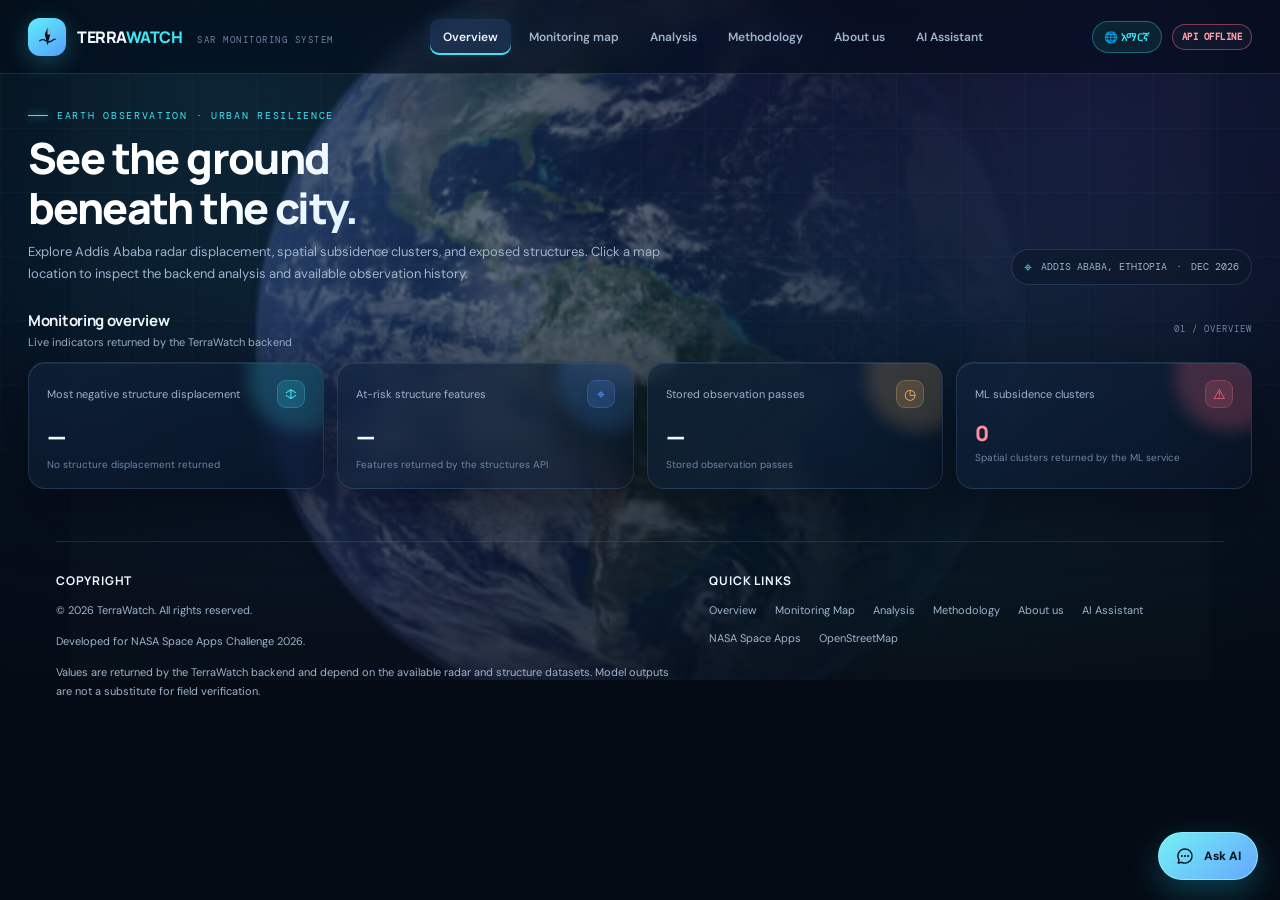
<file: TerraWatch/frontend/index.html>
<!DOCTYPE html>
<html lang="en">
<head>
  <meta charset="UTF-8">
  <meta name="viewport" content="width=device-width, initial-scale=1.0">
  <meta name="theme-color" content="#050b14">
  <meta name="description" content="TerraWatch SAR — an urban land subsidence monitoring interface for Addis Ababa.">
  <title>Overview | TerraWatch SAR | Urban Subsidence Monitor</title>
  <link rel="preconnect" href="https://fonts.googleapis.com">
  <link rel="preconnect" href="https://fonts.gstatic.com" crossorigin>
  <link href="https://fonts.googleapis.com/css2?family=DM+Mono:wght@400;500&family=DM+Sans:wght@400;500;600;700&family=Manrope:wght@400;500;600;700;800&family=Noto+Sans+Ethiopic:wght@400;600;700&display=swap" rel="stylesheet">
  <link rel="stylesheet" href="styles.css">
</head>
<body data-page="overview">
  <div class="earth-backdrop" aria-hidden="true">
    <video autoplay muted loop playsinline preload="metadata" poster="assets/earth-rotation-poster.jpg" tabindex="-1">
      <source src="assets/earth-rotation.webm" type="video/webm">
    </video>
  </div>
  <header class="topbar">
    <div class="container nav-inner">
      <a class="brand" href="index.html" aria-label="TerraWatch SAR home">
        <span class="brand-mark" aria-hidden="true">
          <svg viewBox="0 0 24 24" fill="none">
            <path d="M12 2.5 14.8 10 12 21.5 9.2 10 12 2.5Z" fill="currentColor"/>
            <path d="M12 2.5 14.8 10H12V2.5Z" fill="#fff" opacity=".7"/>
            <path d="M4 16.5c2.1-1.6 4.2-1.6 6.3 0s4.2 1.6 6.3 0 2.4-1.5 3.4-1.8" stroke="currentColor" stroke-width="1.4" stroke-linecap="round"/>
          </svg>
        </span>
        <span><span class="brand-name">TERRA<span>WATCH</span></span><span class="brand-sub">SAR MONITORING SYSTEM</span></span>
      </a>
      <nav class="nav-links" id="navLinks" aria-label="Main navigation">
        <a class="nav-link active" href="index.html" data-i18n="nav_overview">Overview</a>
        <a class="nav-link " href="map.html" data-i18n="nav_map">Monitoring map</a>
        <a class="nav-link " href="analysis.html" data-i18n="nav_analysis">Analysis</a>
        <a class="nav-link " href="methodology.html" data-i18n="nav_method">Methodology</a>
        <a class="nav-link" href="about.html" data-i18n="nav_about">About us</a>
        <a class="nav-link " href="assistant.html">AI Assistant</a>
      </nav>
      <div class="nav-right">
        <button class="lang-toggle" id="langToggle" type="button">🌐 አማርኛ</button>
        <span class="demo-pill" data-i18n="demo_pill">DEMO DATA</span>
        <button class="menu-toggle" id="menuToggle" aria-label="Open navigation menu" aria-expanded="false">
          <svg width="19" height="19" viewBox="0 0 24 24" fill="none" stroke="currentColor" stroke-width="1.8"><path d="M4 7h16M4 12h16M4 17h16"/></svg>
        </button>
      </div>
    </div>
  </header>
  <main class="container">
    <div class="hazard-banner visible" id="hazardBanner" role="alert">
      <div class="hazard-banner-left">
        <span class="hazard-badge" data-i18n="hazard_badge">SUBSIDENCE CLUSTERS</span>
        <span class="hazard-text" data-i18n="hazard_msg" id="clusterSummary">Loading backend cluster analysis…</span>
      </div>
      <a href="map.html" class="action-btn primary" style="white-space:nowrap">Inspect Zones →</a>
    </div>
    <section class="hero" id="overview">
      <div>
        <div class="eyebrow" data-i18n="hero_eyebrow">Earth observation · Urban resilience</div>
        <h1 data-i18n="hero_title">See the ground<br>beneath the city.</h1>
        <p class="hero-copy" data-i18n="hero_copy">Explore Addis Ababa radar displacement, spatial subsidence clusters, and exposed structures. Click a map location to inspect the backend analysis and available observation history.</p>
      </div>
      <div class="hero-meta"><span class="pin">⌖</span> <span data-i18n="hero_city">ADDIS ABABA, ETHIOPIA</span> <span>·</span> <span id="todayLabel">DEMO VIEW</span></div>
    </section>
    <section class="section" aria-label="Monitoring overview">
      <div class="section-heading">
        <div><h2 data-i18n="sec1_title">Monitoring overview</h2><p data-i18n="sec1_sub">Live indicators returned by the TerraWatch backend</p></div>
        <span class="eyebrow-small">01 / OVERVIEW</span>
      </div>
      <div class="metrics">
        <article class="metric" style="--accent:var(--cyan);--glow:rgba(62,228,242,.18)">
          <div class="metric-top"><span class="metric-label" data-i18n="m1_label">Most negative structure displacement</span><span class="metric-icon">↕</span></div>
          <div class="metric-value" id="overviewMaxDisplacement">—</div>
          <div class="metric-foot" id="overviewMaxFoot">Loading structure data…</div>
        </article>
        <article class="metric" style="--accent:var(--blue);--glow:rgba(88,153,255,.18)">
          <div class="metric-top"><span class="metric-label" data-i18n="m2_label">At-risk structure features</span><span class="metric-icon">⌖</span></div>
          <div class="metric-value" id="overviewStructureCount">—</div>
          <div class="metric-foot" id="overviewStructuresFoot">Loading structure data…</div>
        </article>
        <article class="metric" style="--accent:var(--amber);--glow:rgba(247,190,104,.18)">
          <div class="metric-top"><span class="metric-label" data-i18n="m3_label">Stored observation passes</span><span class="metric-icon">◷</span></div>
          <div class="metric-value" id="overviewPassCount">—</div>
          <div class="metric-foot" id="overviewPassFoot">Loading sync status…</div>
        </article>
        <article class="metric" style="--accent:var(--red);--glow:rgba(255,110,132,.22)">
          <div class="metric-top"><span class="metric-label" data-i18n="m4_label">ML subsidence clusters</span><span class="metric-icon">⚠</span></div>
          <div class="metric-value" id="overviewClusterCount" style="font-size:21px;color:#ff8fa0">—</div>
          <div class="metric-foot" id="overviewClustersFoot">Loading cluster analysis…</div>
        </article>
      </div>
    </section>
    <footer class="site-footer">
      <div class="container footer-inner">
        <div class="footer-column">
          <h3>Copyright</h3>
          <p>© 2026 TerraWatch. All rights reserved.</p>
          <p>Developed for NASA Space Apps Challenge 2026.</p>
          <p class="footer-note">Values are returned by the TerraWatch backend and depend on the available radar and structure datasets. Model outputs are not a substitute for field verification.</p>
        </div>
        <div class="footer-column">
          <h3>Quick Links</h3>
          <div class="footer-links">
            <a href="index.html" data-i18n="nav_overview">Overview</a>
            <a href="map.html" data-i18n="nav_map">Monitoring Map</a>
            <a href="analysis.html" data-i18n="nav_analysis">Analysis</a>
            <a href="methodology.html" data-i18n="nav_method">Methodology</a>
            <a href="about.html" data-i18n="nav_about">About us</a>
            <a href="assistant.html">AI Assistant</a>
            <a href="https://www.spaceappschallenge.org/" target="_blank" rel="noopener noreferrer">NASA Space Apps</a>
            <a href="https://www.openstreetmap.org/copyright" target="_blank" rel="noopener noreferrer">OpenStreetMap</a>
          </div>
        </div>
      </div>
    </footer>
  </main>
  <div class="toast" id="toast" role="status" aria-live="polite"></div>
  <script src="app.js"></script>
  <script src="assistant.js"></script>
</body>
</html>
</file>
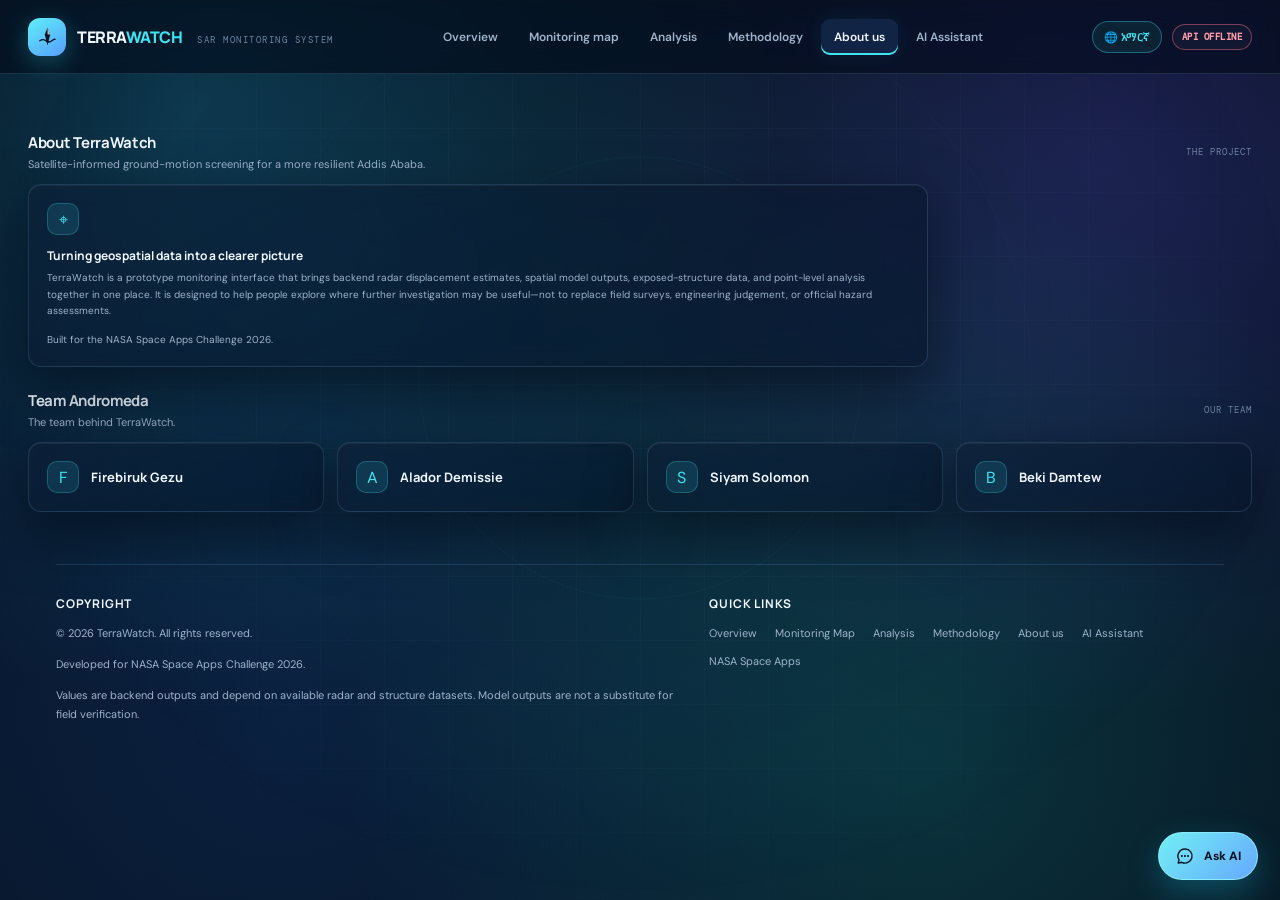
<file: TerraWatch/frontend/about.html>
<!DOCTYPE html>
<html lang="en">
<head>
  <meta charset="UTF-8">
  <meta name="viewport" content="width=device-width, initial-scale=1.0">
  <meta name="theme-color" content="#050b14">
  <meta name="description" content="Meet Andromeda, the team behind TerraWatch SAR.">
  <title>About us | TerraWatch SAR | Urban Subsidence Monitor</title>
  <link rel="preconnect" href="https://fonts.googleapis.com">
  <link rel="preconnect" href="https://fonts.gstatic.com" crossorigin>
  <link href="https://fonts.googleapis.com/css2?family=DM+Mono:wght@400;500&family=DM+Sans:wght@400;500;600;700&family=Manrope:wght@400;500;600;700;800&family=Noto+Sans+Ethiopic:wght@400;600;700&display=swap" rel="stylesheet">
  <link rel="stylesheet" href="styles.css">
</head>
<body data-page="about">
  <div class="earth-backdrop" aria-hidden="true"></div>
  <header class="topbar">
    <div class="container nav-inner">
      <a class="brand" href="index.html" aria-label="TerraWatch SAR home">
        <span class="brand-mark" aria-hidden="true">
          <svg viewBox="0 0 24 24" fill="none">
            <path d="M12 2.5 14.8 10 12 21.5 9.2 10 12 2.5Z" fill="currentColor"/>
            <path d="M12 2.5 14.8 10H12V2.5Z" fill="#fff" opacity=".7"/>
            <path d="M4 16.5c2.1-1.6 4.2-1.6 6.3 0s4.2 1.6 6.3 0 2.4-1.5 3.4-1.8" stroke="currentColor" stroke-width="1.4" stroke-linecap="round"/>
          </svg>
        </span>
        <span><span class="brand-name">TERRA<span>WATCH</span></span><span class="brand-sub">SAR MONITORING SYSTEM</span></span>
      </a>
      <nav class="nav-links" id="navLinks" aria-label="Main navigation">
        <a class="nav-link" href="index.html" data-i18n="nav_overview">Overview</a>
        <a class="nav-link" href="map.html" data-i18n="nav_map">Monitoring map</a>
        <a class="nav-link" href="analysis.html" data-i18n="nav_analysis">Analysis</a>
        <a class="nav-link" href="methodology.html" data-i18n="nav_method">Methodology</a>
        <a class="nav-link active" href="about.html" data-i18n="nav_about">About us</a>
        <a class="nav-link" href="assistant.html">AI Assistant</a>
      </nav>
      <div class="nav-right">
        <button class="lang-toggle" id="langToggle" type="button">🌐 አማርኛ</button>
        <span class="demo-pill" data-i18n="demo_pill">DEMO DATA</span>
        <button class="menu-toggle" id="menuToggle" aria-label="Open navigation menu" aria-expanded="false">
          <svg width="19" height="19" viewBox="0 0 24 24" fill="none" stroke="currentColor" stroke-width="1.8"><path d="M4 7h16M4 12h16M4 17h16"/></svg>
        </button>
      </div>
    </div>
  </header>
  <main class="container">
    <section class="section">
      <div class="section-heading">
        <div>
          <h2>About TerraWatch</h2>
          <p>Satellite-informed ground-motion screening for a more resilient Addis Ababa.</p>
        </div>
        <span class="eyebrow-small">THE PROJECT</span>
      </div>
      <article class="method-card about-intro">
        <span class="method-icon" aria-hidden="true">⌖</span>
        <h3>Turning geospatial data into a clearer picture</h3>
        <p>TerraWatch is a prototype monitoring interface that brings backend radar displacement estimates, spatial model outputs, exposed-structure data, and point-level analysis together in one place. It is designed to help people explore where further investigation may be useful—not to replace field surveys, engineering judgement, or official hazard assessments.</p>
        <p>Built for the NASA Space Apps Challenge 2026.</p>
      </article>
    </section>
    <section class="section">
      <div class="section-heading">
        <div>
          <h2>Team Andromeda</h2>
          <p>The team behind TerraWatch.</p>
        </div>
        <span class="eyebrow-small">OUR TEAM</span>
      </div>
      <div class="method-grid team-grid">
        <article class="method-card team-member"><span class="method-icon" aria-hidden="true">F</span><h3>Firebiruk Gezu</h3></article>
        <article class="method-card team-member"><span class="method-icon" aria-hidden="true">A</span><h3>Alador Demissie</h3></article>
        <article class="method-card team-member"><span class="method-icon" aria-hidden="true">S</span><h3>Siyam Solomon</h3></article>
        <article class="method-card team-member"><span class="method-icon" aria-hidden="true">B</span><h3>Beki Damtew</h3></article>
      </div>
    </section>
    <footer class="site-footer">
      <div class="container footer-inner">
        <div class="footer-column">
          <h3>Copyright</h3>
          <p>© 2026 TerraWatch. All rights reserved.</p>
          <p>Developed for NASA Space Apps Challenge 2026.</p>
          <p class="footer-note">Values are backend outputs and depend on available radar and structure datasets. Model outputs are not a substitute for field verification.</p>
        </div>
        <div class="footer-column">
          <h3>Quick Links</h3>
          <div class="footer-links">
            <a href="index.html" data-i18n="nav_overview">Overview</a>
            <a href="map.html" data-i18n="nav_map">Monitoring Map</a>
            <a href="analysis.html" data-i18n="nav_analysis">Analysis</a>
            <a href="methodology.html" data-i18n="nav_method">Methodology</a>
            <a href="about.html" data-i18n="nav_about">About us</a>
            <a href="assistant.html">AI Assistant</a>
            <a href="https://www.spaceappschallenge.org/" target="_blank" rel="noopener noreferrer">NASA Space Apps</a>
          </div>
        </div>
      </div>
    </footer>
  </main>
  <div class="toast" id="toast" role="status" aria-live="polite"></div>
  <script src="app.js"></script>
  <script src="assistant.js"></script>
</body>
</html>
</file>
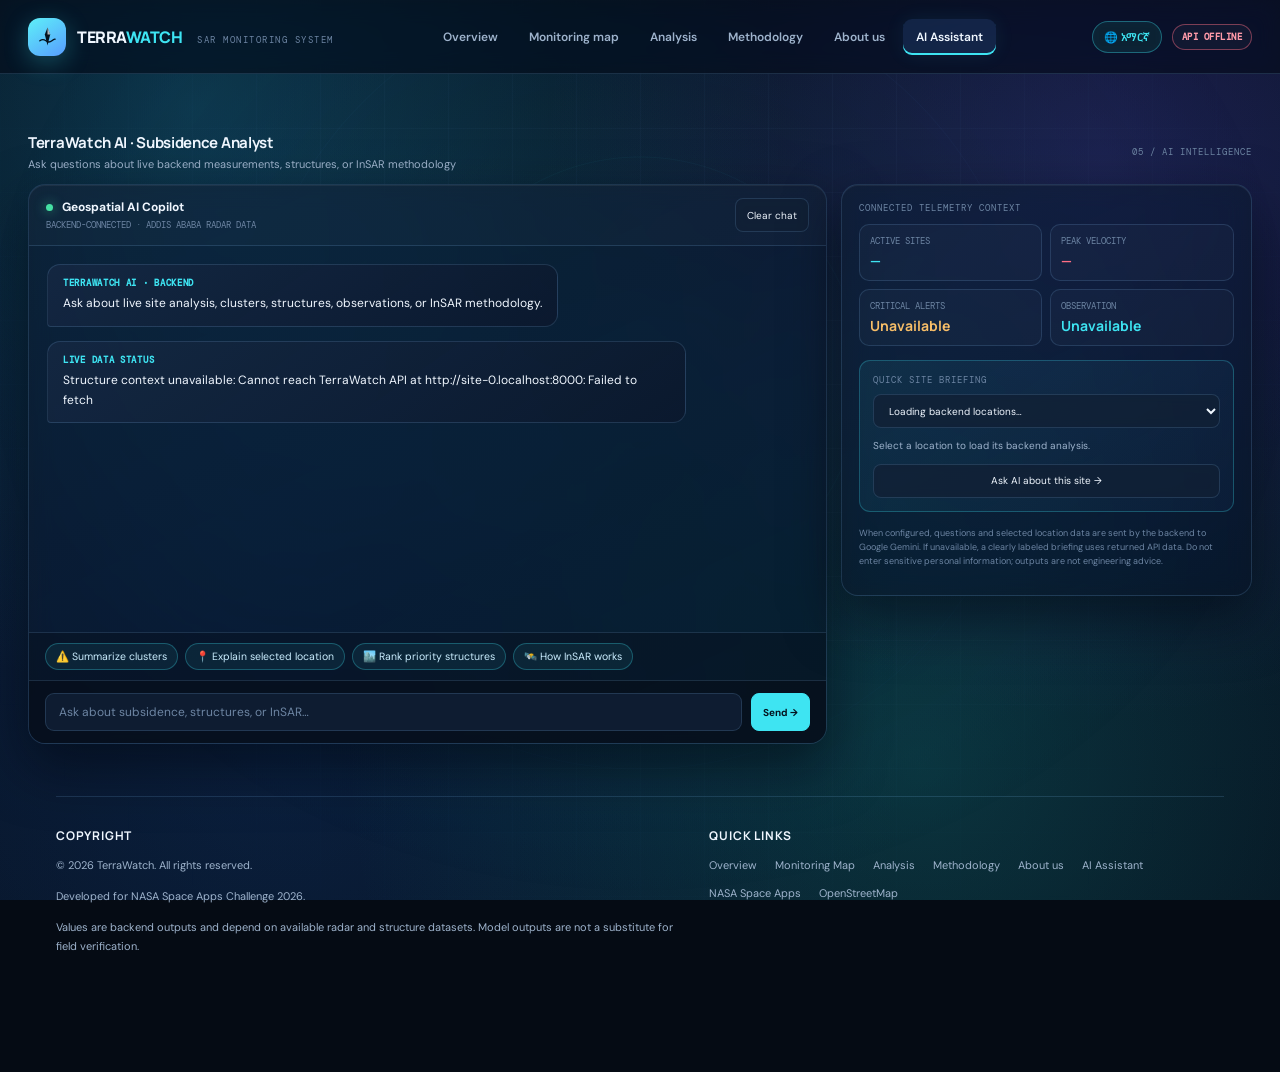
<file: TerraWatch/frontend/assistant.html>
<!DOCTYPE html>
<html lang="en">
<head>
  <meta charset="UTF-8">
  <meta name="viewport" content="width=device-width, initial-scale=1.0">
  <meta name="theme-color" content="#050b14">
  <meta name="description" content="TerraWatch SAR — AI Subsidence & Geospatial Intelligence Assistant for Addis Ababa.">
  <title>AI Assistant | TerraWatch SAR | Urban Subsidence Monitor</title>
  <link rel="preconnect" href="https://fonts.googleapis.com">
  <link rel="preconnect" href="https://fonts.gstatic.com" crossorigin>
  <link href="https://fonts.googleapis.com/css2?family=DM+Mono:wght@400;500&family=DM+Sans:wght@400;500;600;700&family=Manrope:wght@400;500;600;700;800&family=Noto+Sans+Ethiopic:wght@400;600;700&display=swap" rel="stylesheet">
  <link rel="stylesheet" href="styles.css">
  <style>
    /* Scoped styles for AI Assistant page */
    .ai-layout {
      display: grid;
      grid-template-columns: minmax(0, 1.65fr) minmax(270px, 0.85fr);
      gap: 14px;
      align-items: start;
    }
    .chat-panel {
      display: flex;
      flex-direction: column;
      height: 560px;
    }
    .chat-messages {
      flex: 1;
      overflow-y: auto;
      padding: 18px;
      display: flex;
      flex-direction: column;
      gap: 14px;
      scroll-behavior: smooth;
    }
    .chat-messages::-webkit-scrollbar { width: 6px; }
    .chat-messages::-webkit-scrollbar-thumb {
      background: rgba(135, 198, 255, 0.22);
      border-radius: 99px;
    }
    .msg {
      max-width: 84%;
      padding: 12px 15px;
      border-radius: 13px;
      font-size: 12px;
      line-height: 1.65;
      overflow-wrap: anywhere;
      animation: msgFadeIn 0.22s ease;
    }
    @keyframes msgFadeIn {
      from { opacity: 0; transform: translateY(6px); }
      to { opacity: 1; transform: translateY(0); }
    }
    .msg.assistant {
      align-self: flex-start;
      background: linear-gradient(145deg, rgba(22, 41, 68, 0.82), rgba(12, 24, 44, 0.78));
      border: 1px solid var(--line);
      color: var(--ink);
      border-bottom-left-radius: 4px;
    }
    .msg.user {
      align-self: flex-end;
      background: linear-gradient(135deg, rgba(62, 228, 242, 0.22), rgba(88, 153, 255, 0.22));
      border: 1px solid rgba(62, 228, 242, 0.38);
      color: #fff;
      border-bottom-right-radius: 4px;
    }
    .msg-meta {
      display: flex;
      align-items: center;
      gap: 7px;
      margin-bottom: 5px;
      font: 700 9px "DM Mono", monospace;
      letter-spacing: 0.7px;
      text-transform: uppercase;
      color: var(--cyan);
    }
    .msg.user .msg-meta {
      color: #a5e8ff;
      justify-content: flex-end;
    }
    .msg ul {
      margin: 6px 0 2px;
      padding-left: 18px;
    }
    .msg li { margin-bottom: 4px; }
    .msg code {
      padding: 1px 5px;
      border-radius: 4px;
      background: rgba(62, 228, 242, 0.12);
      color: var(--cyan);
      font-family: "DM Mono", monospace;
      font-size: 10.5px;
    }
    .chat-prompts {
      display: flex;
      flex-wrap: wrap;
      gap: 7px;
      padding: 10px 16px;
      border-top: 1px solid var(--line);
      background: rgba(8, 16, 30, 0.45);
    }
    .prompt-chip {
      padding: 6px 10px;
      border-radius: 999px;
      border: 1px solid rgba(62, 228, 242, 0.28);
      background: rgba(62, 228, 242, 0.08);
      color: #cbeeff;
      font-size: 10.5px;
      cursor: pointer;
      transition: all 0.2s ease;
    }
    .prompt-chip:hover {
      background: rgba(62, 228, 242, 0.2);
      border-color: var(--cyan);
      color: #fff;
    }
    .chat-input-bar {
      display: flex;
      gap: 9px;
      padding: 12px 16px;
      border-top: 1px solid var(--line);
      background: rgba(6, 13, 24, 0.72);
    }
    .chat-input {
      flex: 1;
      min-height: 38px;
      padding: 8px 13px;
      border-radius: 9px;
      border: 1px solid var(--line);
      background: rgba(17, 32, 54, 0.85);
      color: var(--ink);
      font-size: 12px;
    }
    .chat-input::placeholder { color: var(--subtle); }
    .chat-input:focus {
      outline: none;
      border-color: var(--cyan);
      box-shadow: 0 0 0 2px rgba(62, 228, 242, 0.15);
    }
    .ai-side {
      padding: 17px;
      display: flex;
      flex-direction: column;
      gap: 14px;
    }
    .ai-stat-grid {
      display: grid;
      grid-template-columns: 1fr 1fr;
      gap: 8px;
    }
    .ai-mini-card {
      padding: 10px;
      border-radius: 10px;
      border: 1px solid var(--line);
      background: rgba(255, 255, 255, 0.025);
    }
    .ai-mini-card span {
      display: block;
      color: var(--subtle);
      font: 9px "DM Mono", monospace;
      text-transform: uppercase;
    }
    .ai-mini-card strong {
      display: block;
      margin-top: 4px;
      font: 700 14px Manrope, sans-serif;
      color: var(--cyan);
    }
    .typing-dots span {
      display: inline-block;
      width: 5px;
      height: 5px;
      margin-right: 3px;
      border-radius: 50%;
      background: var(--cyan);
      animation: blink 1.2s infinite ease-in-out;
    }
    .typing-dots span:nth-child(2) { animation-delay: 0.2s; }
    .typing-dots span:nth-child(3) { animation-delay: 0.4s; }
    @keyframes blink {
      0%, 80%, 100% { opacity: 0.25; transform: scale(0.85); }
      40% { opacity: 1; transform: scale(1.1); }
    }
    @media (max-width: 900px) {
      .ai-layout { grid-template-columns: 1fr; }
      .chat-panel { height: 500px; }
    }
  </style>
</head>
<body data-page="assistant">
  <div class="earth-backdrop" aria-hidden="true"></div>
  <header class="topbar">
    <div class="container nav-inner">
      <a class="brand" href="index.html" aria-label="TerraWatch SAR home">
        <span class="brand-mark" aria-hidden="true">
          <svg viewBox="0 0 24 24" fill="none">
            <path d="M12 2.5 14.8 10 12 21.5 9.2 10 12 2.5Z" fill="currentColor"/>
            <path d="M12 2.5 14.8 10H12V2.5Z" fill="#fff" opacity=".7"/>
            <path d="M4 16.5c2.1-1.6 4.2-1.6 6.3 0s4.2 1.6 6.3 0 2.4-1.5 3.4-1.8" stroke="currentColor" stroke-width="1.4" stroke-linecap="round"/>
          </svg>
        </span>
        <span><span class="brand-name">TERRA<span>WATCH</span></span><span class="brand-sub">SAR MONITORING SYSTEM</span></span>
      </a>
      <nav class="nav-links" id="navLinks" aria-label="Main navigation">
        <a class="nav-link" href="index.html" data-i18n="nav_overview">Overview</a>
        <a class="nav-link" href="map.html" data-i18n="nav_map">Monitoring map</a>
        <a class="nav-link" href="analysis.html" data-i18n="nav_analysis">Analysis</a>
        <a class="nav-link" href="methodology.html" data-i18n="nav_method">Methodology</a>
        <a class="nav-link" href="about.html" data-i18n="nav_about">About us</a>
        <a class="nav-link active" href="assistant.html" id="navAssistantLink">AI Assistant</a>
      </nav>
      <div class="nav-right">
        <button class="lang-toggle" id="langToggle" type="button">🌐 አማርኛ</button>
        <span class="demo-pill" data-i18n="demo_pill">DEMO DATA</span>
        <button class="menu-toggle" id="menuToggle" aria-label="Open navigation menu" aria-expanded="false">
          <svg width="19" height="19" viewBox="0 0 24 24" fill="none" stroke="currentColor" stroke-width="1.8"><path d="M4 7h16M4 12h16M4 17h16"/></svg>
        </button>
      </div>
    </div>
  </header>

  <main class="container">
    <div class="hazard-banner visible" id="hazardBanner" role="alert">
      <div class="hazard-banner-left">
        <span class="hazard-badge" data-i18n="hazard_badge">SUBSIDENCE CLUSTERS</span>
        <span class="hazard-text" data-i18n="hazard_msg" id="clusterSummary">Loading backend cluster analysis…</span>
      </div>
      <a href="map.html" class="action-btn primary" style="white-space:nowrap">Inspect Zones →</a>
    </div>

    <section class="section" id="assistant-section">
      <div class="section-heading">
        <div>
          <h2 id="aiPageTitle">TerraWatch AI · Subsidence Analyst</h2>
          <p id="aiPageSub">Ask questions about live backend measurements, structures, or InSAR methodology</p>
        </div>
        <span class="eyebrow-small">05 / AI INTELLIGENCE</span>
      </div>

      <div class="ai-layout">
        <!-- Main Chat Interface -->
        <article class="panel chat-panel">
          <div class="panel-head">
            <div>
              <div class="panel-title"><span class="dot"></span> <span id="aiPanelTitle">Geospatial AI Copilot</span></div>
              <div class="panel-subtitle" id="aiPanelSub">BACKEND-CONNECTED · ADDIS ABABA RADAR DATA</div>
            </div>
            <div class="panel-actions">
              <button class="action-btn" id="clearChatBtn" type="button">Clear chat</button>
            </div>
          </div>

          <div class="chat-messages" id="chatMessages" aria-live="polite"></div>

          <div class="chat-prompts" id="promptChips">
            <button class="prompt-chip" type="button" data-prompt="Summarize the current subsidence clusters and their measurements">⚠️ Summarize clusters</button>
            <button class="prompt-chip" type="button" data-prompt="Explain the analysis for my selected map location">📍 Explain selected location</button>
            <button class="prompt-chip" type="button" data-prompt="Summarize the highest-priority structures returned by the backend">🏙️ Rank priority structures</button>
            <button class="prompt-chip" type="button" data-prompt="How does InSAR detect urban land subsidence?">🛰️ How InSAR works</button>
          </div>

          <form class="chat-input-bar" id="chatForm">
            <input class="chat-input" id="chatInput" type="text" placeholder="Ask about Bole, Kolfe, Kirkos, displacement trends, or InSAR..." autocomplete="off" required>
            <button class="action-btn primary" type="submit" id="sendBtn">Send →</button>
          </form>
        </article>

        <!-- Right Context & Quick Site Inspector -->
        <aside class="panel ai-side">
          <div>
            <div class="side-label" id="aiTelemetryLabel">Connected Telemetry Context</div>
            <div class="ai-stat-grid" style="margin-top:10px">
              <div class="ai-mini-card">
                <span>Active Sites</span>
                <strong id="assistantStructureCount">—</strong>
              </div>
              <div class="ai-mini-card">
                <span>Peak Velocity</span>
                <strong id="assistantPeak" style="color:var(--red)">—</strong>
              </div>
              <div class="ai-mini-card">
                <span>Critical Alerts</span>
                <strong id="assistantClusterCount" style="color:var(--amber)">—</strong>
              </div>
              <div class="ai-mini-card">
                <span>Observation</span>
                <strong id="assistantPasses">—</strong>
              </div>
            </div>
          </div>

          <div class="selected-site">
            <div class="side-label" id="aiBriefLabel">Quick Site Briefing</div>
            <div style="margin-top:8px">
              <select class="control" id="aiSiteSelect" style="width:100%" aria-label="Choose a backend structure location">
                <option value="">Loading backend locations…</option>
              </select>
            </div>
            <p id="aiQuickBrief" style="margin-top:10px">
              Choose a location from the backend priority list, or select a point on the map. Analysis will be attached to your next question.
            </p>
            <button class="action-btn" id="askSiteBtn" type="button" style="margin-top:10px;width:100%">Ask AI about this site →</button>
          </div>

          <p class="map-note" id="aiDisclaimer">
            When configured, questions and selected location data are sent by the backend to Google Gemini. If unavailable, a clearly labeled briefing uses returned API data. Do not enter sensitive personal information; outputs are not engineering advice.
          </p>
        </aside>
      </div>
    </section>

    <footer class="site-footer">
      <div class="container footer-inner">
        <div class="footer-column">
          <h3>Copyright</h3>
          <p>© 2026 TerraWatch. All rights reserved.</p>
          <p>Developed for NASA Space Apps Challenge 2026.</p>
          <p class="footer-note">Values are backend outputs and depend on available radar and structure datasets. Model outputs are not a substitute for field verification.</p>
        </div>
        <div class="footer-column">
          <h3>Quick Links</h3>
          <div class="footer-links">
            <a href="index.html" data-i18n="nav_overview">Overview</a>
            <a href="map.html" data-i18n="nav_map">Monitoring Map</a>
            <a href="analysis.html" data-i18n="nav_analysis">Analysis</a>
            <a href="methodology.html" data-i18n="nav_method">Methodology</a>
            <a href="about.html" data-i18n="nav_about">About us</a>
            <a href="assistant.html">AI Assistant</a>
            <a href="https://www.spaceappschallenge.org/" target="_blank" rel="noopener noreferrer">NASA Space Apps</a>
            <a href="https://www.openstreetmap.org/copyright" target="_blank" rel="noopener noreferrer">OpenStreetMap</a>
          </div>
        </div>
      </div>
    </footer>
  </main>

  <div class="toast" id="toast" role="status" aria-live="polite"></div>
  <script src="app.js"></script>
  <script src="assistant.js"></script>
</body>
</html>
</file>
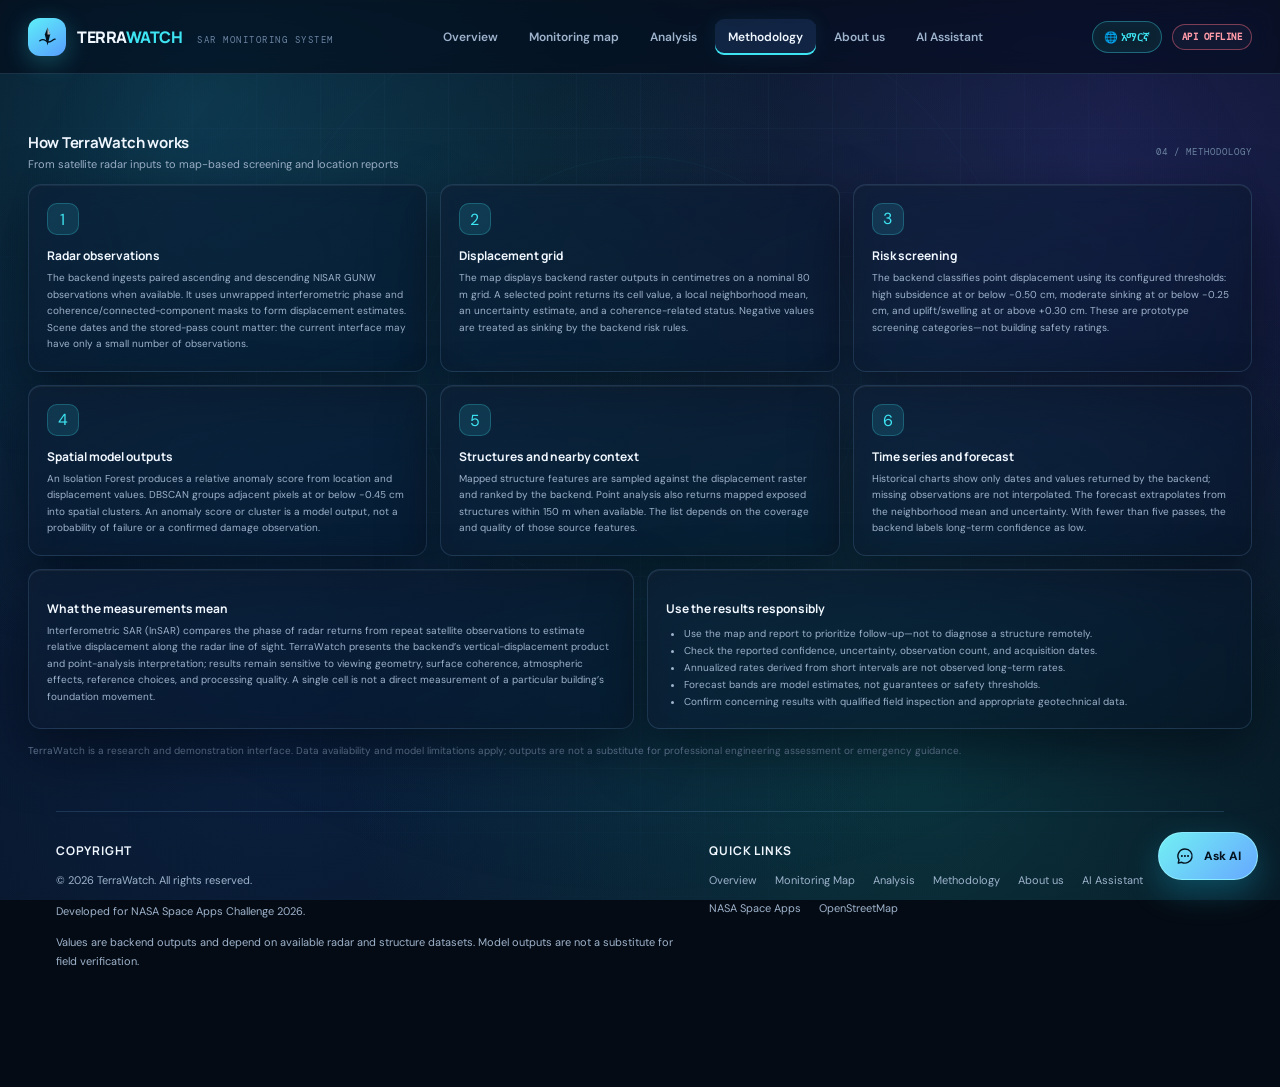
<file: TerraWatch/frontend/methodology.html>
<!DOCTYPE html>
<html lang="en">
<head>
  <meta charset="UTF-8">
  <meta name="viewport" content="width=device-width, initial-scale=1.0">
  <meta name="theme-color" content="#050b14">
  <meta name="description" content="TerraWatch SAR — an urban land subsidence monitoring interface for Addis Ababa.">
  <title>Methodology | TerraWatch SAR | Urban Subsidence Monitor</title>
  <link rel="preconnect" href="https://fonts.googleapis.com">
  <link rel="preconnect" href="https://fonts.gstatic.com" crossorigin>
  <link href="https://fonts.googleapis.com/css2?family=DM+Mono:wght@400;500&family=DM+Sans:wght@400;500;600;700&family=Manrope:wght@400;500;600;700;800&family=Noto+Sans+Ethiopic:wght@400;600;700&display=swap" rel="stylesheet">
  <link rel="stylesheet" href="styles.css">
</head>
<body data-page="method">
  <div class="earth-backdrop" aria-hidden="true"></div>
  <header class="topbar">
    <div class="container nav-inner">
      <a class="brand" href="index.html" aria-label="TerraWatch SAR home">
        <span class="brand-mark" aria-hidden="true">
          <svg viewBox="0 0 24 24" fill="none">
            <path d="M12 2.5 14.8 10 12 21.5 9.2 10 12 2.5Z" fill="currentColor"/>
            <path d="M12 2.5 14.8 10H12V2.5Z" fill="#fff" opacity=".7"/>
            <path d="M4 16.5c2.1-1.6 4.2-1.6 6.3 0s4.2 1.6 6.3 0 2.4-1.5 3.4-1.8" stroke="currentColor" stroke-width="1.4" stroke-linecap="round"/>
          </svg>
        </span>
        <span><span class="brand-name">TERRA<span>WATCH</span></span><span class="brand-sub">SAR MONITORING SYSTEM</span></span>
      </a>
      <nav class="nav-links" id="navLinks" aria-label="Main navigation">
        <a class="nav-link " href="index.html" data-i18n="nav_overview">Overview</a>
        <a class="nav-link " href="map.html" data-i18n="nav_map">Monitoring map</a>
        <a class="nav-link " href="analysis.html" data-i18n="nav_analysis">Analysis</a>
        <a class="nav-link active" href="methodology.html" data-i18n="nav_method">Methodology</a>
        <a class="nav-link" href="about.html" data-i18n="nav_about">About us</a>
        <a class="nav-link " href="assistant.html">AI Assistant</a>
      </nav>
      <div class="nav-right">
        <button class="lang-toggle" id="langToggle" type="button">🌐 አማርኛ</button>
        <span class="demo-pill" data-i18n="demo_pill">DEMO DATA</span>
        <button class="menu-toggle" id="menuToggle" aria-label="Open navigation menu" aria-expanded="false">
          <svg width="19" height="19" viewBox="0 0 24 24" fill="none" stroke="currentColor" stroke-width="1.8"><path d="M4 7h16M4 12h16M4 17h16"/></svg>
        </button>
      </div>
    </div>
  </header>
  <main class="container">
    <section class="section" id="method">
      <div class="section-heading">
        <div><h2 data-i18n="sec4_title">How TerraWatch works</h2><p data-i18n="sec4_sub">From satellite radar inputs to map-based screening and location reports</p></div>
        <span class="eyebrow-small">04 / METHODOLOGY</span>
      </div>
      <div class="method-grid">
        <article class="method-card"><span class="method-icon">1</span><h3>Radar observations</h3><p>The backend ingests paired ascending and descending NISAR GUNW observations when available. It uses unwrapped interferometric phase and coherence/connected-component masks to form displacement estimates. Scene dates and the stored-pass count matter: the current interface may have only a small number of observations.</p></article>
        <article class="method-card"><span class="method-icon">2</span><h3>Displacement grid</h3><p>The map displays backend raster outputs in centimetres on a nominal 80 m grid. A selected point returns its cell value, a local neighborhood mean, an uncertainty estimate, and a coherence-related status. Negative values are treated as sinking by the backend risk rules.</p></article>
        <article class="method-card"><span class="method-icon">3</span><h3>Risk screening</h3><p>The backend classifies point displacement using its configured thresholds: high subsidence at or below −0.50 cm, moderate sinking at or below −0.25 cm, and uplift/swelling at or above +0.30 cm. These are prototype screening categories—not building safety ratings.</p></article>
        <article class="method-card"><span class="method-icon">4</span><h3>Spatial model outputs</h3><p>An Isolation Forest produces a relative anomaly score from location and displacement values. DBSCAN groups adjacent pixels at or below −0.45 cm into spatial clusters. An anomaly score or cluster is a model output, not a probability of failure or a confirmed damage observation.</p></article>
        <article class="method-card"><span class="method-icon">5</span><h3>Structures and nearby context</h3><p>Mapped structure features are sampled against the displacement raster and ranked by the backend. Point analysis also returns mapped exposed structures within 150 m when available. The list depends on the coverage and quality of those source features.</p></article>
        <article class="method-card"><span class="method-icon">6</span><h3>Time series and forecast</h3><p>Historical charts show only dates and values returned by the backend; missing observations are not interpolated. The forecast extrapolates from the neighborhood mean and uncertainty. With fewer than five passes, the backend labels long-term confidence as low.</p></article>
      </div>
      <div class="method-notes">
        <article class="method-card">
          <h3>What the measurements mean</h3>
          <p>Interferometric SAR (InSAR) compares the phase of radar returns from repeat satellite observations to estimate relative displacement along the radar line of sight. TerraWatch presents the backend’s vertical-displacement product and point-analysis interpretation; results remain sensitive to viewing geometry, surface coherence, atmospheric effects, reference choices, and processing quality. A single cell is not a direct measurement of a particular building’s foundation movement.</p>
        </article>
        <article class="method-card">
          <h3>Use the results responsibly</h3>
          <ul>
            <li>Use the map and report to prioritize follow-up—not to diagnose a structure remotely.</li>
            <li>Check the reported confidence, uncertainty, observation count, and acquisition dates.</li>
            <li>Annualized rates derived from short intervals are not observed long-term rates.</li>
            <li>Forecast bands are model estimates, not guarantees or safety thresholds.</li>
            <li>Confirm concerning results with qualified field inspection and appropriate geotechnical data.</li>
          </ul>
        </article>
      </div>
      <p class="method-disclaimer">TerraWatch is a research and demonstration interface. Data availability and model limitations apply; outputs are not a substitute for professional engineering assessment or emergency guidance.</p>
    </section>
    <footer class="site-footer">
      <div class="container footer-inner">
        <div class="footer-column">
          <h3>Copyright</h3>
          <p>© 2026 TerraWatch. All rights reserved.</p>
          <p>Developed for NASA Space Apps Challenge 2026.</p>
          <p class="footer-note">Values are backend outputs and depend on available radar and structure datasets. Model outputs are not a substitute for field verification.</p>
        </div>
        <div class="footer-column">
          <h3>Quick Links</h3>
          <div class="footer-links">
            <a href="index.html" data-i18n="nav_overview">Overview</a>
            <a href="map.html" data-i18n="nav_map">Monitoring Map</a>
            <a href="analysis.html" data-i18n="nav_analysis">Analysis</a>
            <a href="methodology.html" data-i18n="nav_method">Methodology</a>
            <a href="about.html" data-i18n="nav_about">About us</a>
            <a href="assistant.html">AI Assistant</a>
            <a href="https://www.spaceappschallenge.org/" target="_blank" rel="noopener noreferrer">NASA Space Apps</a>
            <a href="https://www.openstreetmap.org/copyright" target="_blank" rel="noopener noreferrer">OpenStreetMap</a>
          </div>
        </div>
      </div>
    </footer>
  </main>
  <div class="toast" id="toast" role="status" aria-live="polite"></div>
  <script src="app.js"></script>
  <script src="assistant.js"></script>
</body>
</html>
</file>
<file: TerraWatch/frontend/styles.css>
/* Styles unchanged */
:root {
  color-scheme: dark;
  --bg: #050b14;
  --glass-1: rgba(13, 24, 42, 0.64);
  --glass-2: rgba(18, 33, 56, 0.72);
  --glass-3: rgba(24, 44, 72, 0.82);
  --ink: #f0f7ff;
  --muted: #9eb3cc;
  --subtle: #6d85a3;
  --line: rgba(135, 198, 255, 0.16);
  --line-bright: rgba(76, 232, 245, 0.34);
  --cyan: #3ee4f2;
  --blue: #5899ff;
  --indigo: #7c6bff;
  --green: #45e0a3;
  --amber: #f7be68;
  --red: #ff6e84;
  --shadow: 0 22px 55px rgba(2, 6, 15, 0.55);
  --radius: 17px;
}

* { box-sizing: border-box; }
html { scroll-behavior: smooth; scroll-padding-top: 92px; }

body {
  margin: 0;
  min-height: 100vh;
  background-color: var(--bg);
  color: var(--ink);
  font-family: "DM Sans", "Noto Sans Ethiopic", sans-serif;
  -webkit-font-smoothing: antialiased;
  overflow-x: hidden;
  position: relative;
}

.earth-backdrop {
  position: fixed;
  inset: 0;
  z-index: -2;
  pointer-events: none;
  overflow: hidden;
  background:
    radial-gradient(circle at 15% 12%, rgba(28, 134, 178, 0.34), transparent 44%),
    radial-gradient(circle at 86% 18%, rgba(92, 74, 214, 0.24), transparent 42%),
    radial-gradient(circle at 72% 85%, rgba(26, 176, 168, 0.22), transparent 48%),
    radial-gradient(circle at 22% 82%, rgba(16, 56, 112, 0.35), transparent 50%),
    linear-gradient(160deg, #040912 0%, #081426 48%, #06101e 100%);
}

.earth-backdrop::before {
  content: "";
  position: absolute;
  inset: -6%;
  background: radial-gradient(ellipse at 50% 40%, rgba(62, 228, 242, 0.08), transparent 62%);
  transform: translate3d(var(--px, 0px), var(--py, 0px), 0) scale(1.06);
  transition: transform 0.35s ease-out;
}

.earth-backdrop video {
  position: absolute;
  inset: -6%;
  width: 112%;
  height: 112%;
  object-fit: cover;
  opacity: 0.85;
  transform: translate3d(var(--px, 0px), var(--py, 0px), 0) scale(1.06);
  transition: transform 0.35s ease-out;
}

.earth-backdrop::after {
  content: "";
  position: absolute;
  inset: 0;
  background-image:
    radial-gradient(circle at 50% 42%, transparent 0, transparent 220px, rgba(62, 228, 242, 0.04) 221px, transparent 222px),
    radial-gradient(circle at 50% 42%, transparent 0, transparent 390px, rgba(88, 153, 255, 0.035) 391px, transparent 392px),
    linear-gradient(rgba(140, 195, 255, 0.03) 1px, transparent 1px),
    linear-gradient(90deg, rgba(140, 195, 255, 0.03) 1px, transparent 1px);
  background-size: 100% 100%, 100% 100%, 64px 64px, 64px 64px;
  mask-image: radial-gradient(ellipse at 50% 35%, #000 35%, transparent 88%);
}

body[data-page="overview"] > .earth-backdrop {
  position: absolute;
  inset: 0 0 auto;
  height: min(680px, 76vh);
  min-height: 480px;
}

body[data-page="overview"] > .earth-backdrop video {
  opacity: 0.45;
  mix-blend-mode: screen;
  filter: brightness(0.78) saturate(0.9);
}

body[data-page="overview"] > .earth-backdrop::before {
  background:
    linear-gradient(90deg, rgba(5, 11, 20, 0.62), rgba(5, 11, 20, 0.28) 55%, rgba(5, 11, 20, 0.42)),
    linear-gradient(0deg, var(--bg), transparent 58%);
}

body[data-page="overview"] > .earth-backdrop::after {
  mask-image: linear-gradient(to bottom, #000 15%, rgba(0, 0, 0, 0.75) 58%, transparent 100%);
}

@media (prefers-reduced-motion: reduce) {
  body[data-page="overview"] > .earth-backdrop video { display: none; }
  body[data-page="overview"] > .earth-backdrop {
    background:
      linear-gradient(90deg, rgba(5, 11, 20, 0.62), rgba(5, 11, 20, 0.28) 55%, rgba(5, 11, 20, 0.42)),
      linear-gradient(0deg, var(--bg), transparent 58%),
      url("assets/earth-rotation-poster.jpg") center 35% / cover no-repeat,
      linear-gradient(160deg, #040912 0%, #081426 48%, #06101e 100%);
  }
}

button, input, select { font: inherit; }
button, a { -webkit-tap-highlight-color: transparent; }
a { color: inherit; text-decoration: none; }
button:focus-visible, a:focus-visible, select:focus-visible, input:focus-visible {
  outline: 2px solid var(--cyan);
  outline-offset: 3px;
}

.container { width: min(1440px, 100% - 56px); margin: 0 auto; }

.topbar {
  position: sticky; top: 0; z-index: 1000;
  height: 74px;
  background: rgba(6, 13, 24, 0.68);
  border-bottom: 1px solid var(--line);
  backdrop-filter: blur(11px) saturate(150%);
  -webkit-backdrop-filter: blur(11px) saturate(150%);
}
.nav-inner {
  height: 100%; display: flex; align-items: center;
  justify-content: space-between; gap: 20px;
}
.brand { display: flex; align-items: center; gap: 11px; min-width: max-content; }
.brand-mark {
  width: 38px; height: 38px; display: grid; place-items: center;
  border-radius: 12px; color: #04131f;
  background: linear-gradient(145deg, #5ef0f8, #579dff);
  box-shadow: 0 6px 24px rgba(62, 228, 242, 0.28);
}
.brand-mark svg { width: 23px; height: 23px; }
.brand-name { font: 800 16px Manrope, sans-serif; letter-spacing: -.5px; }
.brand-name span { color: var(--cyan); }
.brand-sub { color: var(--subtle); font: 9px "DM Mono", monospace; letter-spacing: 1.5px; margin-top: 2px; margin-left: 15px;}
.nav-links { display: flex; align-items: center; gap: 5px; }
.nav-link {
  padding: 10px 13px; border-radius: 9px; color: var(--muted);
  font-size: 12px; font-weight: 600; transition: all .22s ease;
}
.nav-link:hover, .nav-link.active {
  color: var(--ink);
  background: rgba(88, 153, 255, 0.14);
}
.nav-link.active {
  box-shadow: inset 0 -2px var(--cyan), 0 0 20px rgba(62, 228, 242, 0.08);
}
.nav-right { display: flex; align-items: center; gap: 10px; }

.lang-toggle {
  display: inline-flex;
  align-items: center;
  gap: 6px;
  min-height: 32px;
  padding: 5px 11px;
  border-radius: 999px;
  border: 1px solid rgba(62, 228, 242, 0.35);
  background: rgba(62, 228, 242, 0.1);
  color: var(--cyan);
  font: 600 11px "DM Sans", "Noto Sans Ethiopic", sans-serif;
  cursor: pointer;
  transition: all 0.2s ease;
  backdrop-filter: blur(5px);
}
.lang-toggle:hover {
  background: rgba(62, 228, 242, 0.2);
  color: #fff;
  box-shadow: 0 0 16px rgba(62, 228, 242, 0.22);
}

.demo-pill {
  display: inline-flex; align-items: center; gap: 7px;
  padding: 7px 10px; border: 1px solid rgba(247, 190, 104, 0.3);
  border-radius: 999px; color: #f8ce8c; background: rgba(247, 190, 104, 0.1);
  backdrop-filter: blur(5px);
  font: 10px "DM Mono", monospace; white-space: nowrap;
}
.demo-pill::before {
  content: ""; width: 6px; height: 6px; border-radius: 50%;
  background: var(--amber); box-shadow: 0 0 8px var(--amber);
}
.menu-toggle {
  display: none; width: 40px; height: 40px; border: 1px solid var(--line);
  border-radius: 10px; color: var(--ink); background: var(--glass-2); cursor: pointer;
}
.api-status {
  display: inline-flex;
  align-items: center;
  padding: 6px 9px;
  border: 1px solid var(--line);
  border-radius: 999px;
  color: var(--muted);
  background: rgba(255, 255, 255, 0.035);
  font: 700 9px "DM Mono", monospace;
  letter-spacing: .5px;
  white-space: nowrap;
}
.api-status[data-state="online"] { color: var(--green); border-color: rgba(69, 224, 163, .35); }
.api-status[data-state="offline"] { color: #ff9aa9; border-color: rgba(255, 110, 132, .45); }

.hazard-banner {
  display: none;
  align-items: center;
  justify-content: space-between;
  gap: 14px;
  margin-bottom: 18px;
  padding: 12px 16px;
  border-radius: 13px;
  border: 1px solid rgba(255, 110, 132, 0.45);
  background: linear-gradient(135deg, rgba(255, 110, 132, 0.16), rgba(247, 190, 104, 0.08));
  backdrop-filter: blur(9px);
  box-shadow: 0 12px 34px rgba(255, 65, 95, 0.16);
  animation: pulseBorder 2.4s infinite ease-in-out;
}
.hazard-banner.visible { display: flex; }
@keyframes pulseBorder {
  0%, 100% { border-color: rgba(255, 110, 132, 0.45); }
  50% { border-color: rgba(255, 110, 132, 0.85); }
}
.hazard-banner-left { display: flex; align-items: center; gap: 12px; }
.hazard-badge {
  padding: 4px 8px;
  border-radius: 6px;
  background: rgba(255, 110, 132, 0.25);
  color: #ff9aa9;
  font: 700 9px "DM Mono", monospace;
  letter-spacing: 0.8px;
  text-transform: uppercase;
  white-space: nowrap;
}
.hazard-text { font-size: 11px; color: #ffe8ec; line-height: 1.5; }
.hazard-text strong { color: #fff; }

main { padding: 35px 0 56px; }
.hero { display: flex; justify-content: space-between; align-items: end; gap: 24px; margin-bottom: 25px; }
.eyebrow {
  display: flex; align-items: center; gap: 9px; color: var(--cyan);
  text-transform: uppercase; letter-spacing: 1.7px; font: 10px "DM Mono", monospace;
}
.eyebrow::before { content: ""; width: 20px; height: 1px; background: var(--cyan); box-shadow: 0 0 8px var(--cyan); }
h1 {
  margin: 11px 0 8px;
  font: 800 clamp(27px, 4vw, 43px)/1.16 Manrope, "Noto Sans Ethiopic", sans-serif;
  letter-spacing: -1.6px;
  background: linear-gradient(135deg, #ffffff 30%, #a5d8ff 100%);
  -webkit-background-clip: text;
  -webkit-text-fill-color: transparent;
}
.hero-copy { max-width: 680px; margin: 0; color: var(--muted); font-size: 13px; line-height: 1.7; }
.hero-meta {
  display: flex; align-items: center; gap: 9px;
  padding: 8px 12px; border-radius: 999px;
  border: 1px solid var(--line);
  background: var(--glass-1);
  backdrop-filter: blur(7px);
  color: var(--muted); font: 10px "DM Mono", monospace; white-space: nowrap;
}
.hero-meta .pin { color: var(--cyan); font-size: 14px; }

.section { scroll-margin-top: 94px; margin-top: 23px; }
.section-heading {
  display: flex; justify-content: space-between; align-items: center;
  gap: 14px; margin: 0 0 13px;
}
.section-heading h2 { margin: 0; font: 700 15px Manrope, "Noto Sans Ethiopic", sans-serif; letter-spacing: -.3px; }
.section-heading p { margin: 4px 0 0; color: var(--muted); font-size: 11px; }
.eyebrow-small { color: var(--subtle); font: 9px "DM Mono", monospace; letter-spacing: 1px; text-transform: uppercase; }

.metrics {
  display: grid; grid-template-columns: repeat(4, minmax(0, 1fr)); gap: 13px;
}
.metric {
  position: relative; overflow: hidden; padding: 17px 18px;
  border: 1px solid var(--line); border-radius: var(--radius);
  background: linear-gradient(145deg, rgba(19, 35, 58, 0.68), rgba(10, 20, 36, 0.62));
  backdrop-filter: blur(10px) saturate(140%);
  -webkit-backdrop-filter: blur(10px) saturate(140%);
  box-shadow: var(--shadow), inset 0 1px 0 rgba(255, 255, 255, 0.07);
  min-height: 122px;
  transition: transform 0.25s ease, border-color 0.25s ease, box-shadow 0.25s ease;
}
.metric:hover {
  transform: translateY(-2px);
  border-color: var(--line-bright);
  box-shadow: 0 24px 60px rgba(2, 8, 20, 0.65), inset 0 1px 0 rgba(255, 255, 255, 0.12);
}
.metric::after {
  content: ""; position: absolute; width: 110px; height: 110px; right: -34px; top: -42px;
  border-radius: 50%; background: var(--glow, rgba(62, 228, 242, 0.14)); filter: blur(8px);
}
.metric-top { display: flex; justify-content: space-between; align-items: center; gap: 8px; }
.metric-label { color: var(--muted); font-size: 11px; }
.metric-icon {
  width: 28px; height: 28px; display: grid; place-items: center;
  border-radius: 9px; color: var(--accent, var(--cyan));
  background: color-mix(in srgb, var(--accent, var(--cyan)) 15%, transparent);
  border: 1px solid color-mix(in srgb, var(--accent, var(--cyan)) 25%, transparent);
  font-size: 14px;
}
.metric-value { margin-top: 11px; font: 800 25px Manrope, sans-serif; letter-spacing: -.8px; }
.metric-foot { margin-top: 4px; color: var(--subtle); font-size: 10px; }

.panel {
  border: 1px solid var(--line); border-radius: var(--radius);
  background: linear-gradient(155deg, rgba(16, 30, 50, 0.68), rgba(9, 18, 33, 0.64));
  backdrop-filter: blur(11px) saturate(145%);
  -webkit-backdrop-filter: blur(11px) saturate(145%);
  box-shadow: var(--shadow), inset 0 1px 0 rgba(255, 255, 255, 0.06);
  overflow: hidden;
  transition: border-color 0.25s ease;
}
.panel:hover { border-color: rgba(135, 198, 255, 0.24); }
.panel-head {
  min-height: 61px; padding: 13px 17px; display: flex; justify-content: space-between;
  align-items: center; gap: 12px; border-bottom: 1px solid var(--line);
  background: rgba(255, 255, 255, 0.015);
}
.panel-title { display: flex; align-items: center; gap: 9px; font-size: 12px; font-weight: 700; }
.panel-title .dot { width: 7px; height: 7px; border-radius: 50%; background: var(--green); box-shadow: 0 0 12px rgba(69, 224, 163, 0.7); }
.panel-subtitle { color: var(--subtle); font: 9px "DM Mono", monospace; margin-top: 4px; }
.panel-actions { display: flex; align-items: center; gap: 7px; flex-wrap: wrap; }

.control, .action-btn {
  min-height: 34px; padding: 7px 11px; border: 1px solid var(--line);
  border-radius: 8px; color: var(--ink);
  background: rgba(17, 32, 54, 0.78);
  backdrop-filter: blur(5px);
  font-size: 10px; cursor: pointer; transition: all .2s ease;
}
.control:hover, .action-btn:hover {
  color: #fff;
  border-color: var(--cyan);
  background: rgba(26, 48, 80, 0.88);
}
.control:disabled { opacity: .5; cursor: not-allowed; }
.action-btn.primary { color: #04131f; background: var(--cyan); border-color: var(--cyan); font-weight: 700; }
.action-btn.primary:hover { background: #83edf2; }
.action-btn.alert-active {
  color: #fff;
  background: rgba(255, 110, 132, 0.26);
  border-color: var(--red);
  box-shadow: 0 0 16px rgba(255, 110, 132, 0.25);
}

.assistant-widget-root {
  position: fixed;
  right: 22px;
  bottom: 20px;
  z-index: 1101;
}
.assistant-launcher {
  display: flex;
  align-items: center;
  gap: 9px;
  min-height: 48px;
  padding: 0 16px;
  border: 1px solid rgba(152, 247, 255, 0.7);
  border-radius: 999px;
  color: #04131f;
  background: linear-gradient(135deg, #72f0f3, #66a8ff);
  box-shadow: 0 12px 32px rgba(22, 175, 209, 0.32);
  font-size: 12px;
  font-weight: 800;
  cursor: pointer;
  transition: transform 0.2s ease, box-shadow 0.2s ease;
}
.assistant-launcher:hover {
  transform: translateY(-2px);
  box-shadow: 0 16px 38px rgba(22, 175, 209, 0.42);
}
.assistant-launcher svg {
  width: 20px;
  height: 20px;
  fill: none;
  stroke: currentColor;
  stroke-width: 1.7;
  stroke-linecap: round;
  stroke-linejoin: round;
}
.assistant-launcher svg path:last-child { stroke-dasharray: 0.1 3.5; stroke-width: 2.4; }
.assistant-widget {
  position: absolute;
  right: 0;
  bottom: 62px;
  display: flex;
  flex-direction: column;
  width: min(390px, calc(100vw - 32px));
  height: min(570px, calc(100vh - 100px));
  min-height: 340px;
  overflow: hidden;
  border: 1px solid rgba(135, 198, 255, 0.25);
  border-radius: 17px;
  color: var(--ink);
  background: linear-gradient(155deg, rgba(16, 30, 50, 0.97), rgba(7, 15, 28, 0.98));
  box-shadow: 0 24px 70px rgba(0, 0, 0, 0.58), inset 0 1px 0 rgba(255, 255, 255, 0.06);
  backdrop-filter: blur(18px) saturate(145%);
  -webkit-backdrop-filter: blur(18px) saturate(145%);
}
.assistant-widget[hidden] { display: none; }
.assistant-widget-header {
  display: flex;
  align-items: center;
  justify-content: space-between;
  gap: 12px;
  min-height: 61px;
  padding: 12px 14px;
  border-bottom: 1px solid var(--line);
}
.assistant-widget-title { font-size: 13px; font-weight: 800; }
.assistant-widget-subtitle {
  margin-top: 4px;
  color: var(--subtle);
  font: 8px "DM Mono", monospace;
  letter-spacing: 0.4px;
}
.assistant-widget-controls { display: flex; align-items: center; gap: 6px; }
.assistant-widget-clear,
.assistant-widget-close {
  border: 1px solid var(--line);
  border-radius: 7px;
  color: var(--muted);
  background: rgba(17, 32, 54, 0.7);
  cursor: pointer;
}
.assistant-widget-clear { padding: 6px 8px; font-size: 10px; }
.assistant-widget-close { width: 30px; height: 30px; font-size: 19px; line-height: 1; }
.assistant-widget-messages {
  display: flex;
  flex: 1;
  flex-direction: column;
  gap: 10px;
  min-height: 0;
  overflow-y: auto;
  padding: 14px;
  scroll-behavior: smooth;
}
.assistant-widget .msg {
  max-width: 94%;
  padding: 10px 12px;
  border-radius: 12px;
  font-size: 11px;
  line-height: 1.6;
  overflow-wrap: anywhere;
}
.assistant-widget .msg.assistant {
  align-self: flex-start;
  border: 1px solid var(--line);
  border-bottom-left-radius: 4px;
  color: var(--ink);
  background: linear-gradient(145deg, rgba(22, 41, 68, 0.9), rgba(12, 24, 44, 0.86));
}
.assistant-widget .msg.user {
  align-self: flex-end;
  border: 1px solid rgba(62, 228, 242, 0.38);
  border-bottom-right-radius: 4px;
  color: #fff;
  background: linear-gradient(135deg, rgba(62, 228, 242, 0.22), rgba(88, 153, 255, 0.22));
}
.assistant-widget .msg-meta {
  margin-bottom: 5px;
  color: var(--cyan);
  font: 700 8px "DM Mono", monospace;
  letter-spacing: 0.6px;
}
.assistant-widget .msg.user .msg-meta { color: #a5e8ff; text-align: right; }
.assistant-widget-prompts {
  display: flex;
  gap: 6px;
  overflow-x: auto;
  padding: 9px 12px;
  border-top: 1px solid var(--line);
  background: rgba(8, 16, 30, 0.45);
}
.assistant-widget .prompt-chip {
  flex: 0 0 auto;
  padding: 6px 9px;
  border: 1px solid rgba(62, 228, 242, 0.28);
  border-radius: 999px;
  color: #cbeeff;
  background: rgba(62, 228, 242, 0.08);
  font-size: 9px;
  cursor: pointer;
}
.assistant-widget-inputbar {
  display: flex;
  gap: 7px;
  padding: 10px 12px;
  border-top: 1px solid var(--line);
  background: rgba(6, 13, 24, 0.72);
}
.assistant-widget .chat-input {
  flex: 1;
  min-width: 0;
  min-height: 36px;
  padding: 7px 10px;
  border: 1px solid var(--line);
  border-radius: 8px;
  color: var(--ink);
  background: rgba(17, 32, 54, 0.85);
  font-size: 11px;
}
.assistant-widget .chat-input::placeholder { color: var(--subtle); }
.assistant-widget-disclaimer {
  padding: 0 12px 10px;
  color: var(--subtle);
  font-size: 9px;
  line-height: 1.45;
}

.map-layout { display: grid; grid-template-columns: minmax(0, 1.7fr) minmax(265px, .78fr); gap: 14px; }
.map-wrap { position: relative; height: 470px; background: #091524; }
#map { width: 100%; height: 100%; z-index: 1; }
.map-overlay {
  position: absolute; z-index: 500; left: 50px; top: 13px; pointer-events: none;
  padding: 8px 10px; border: 1px solid rgba(255, 255, 255, 0.14); border-radius: 8px;
  color: #e7f4ff; background: rgba(7, 15, 28, 0.78); backdrop-filter: blur(6px);
  font: 9px "DM Mono", monospace;
}
.map-overlay span { color: var(--amber); }

.timeline-bar {
  position: absolute;
  z-index: 500;
  left: 13px;
  right: 13px;
  bottom: 52px;
  display: flex;
  align-items: center;
  gap: 12px;
  padding: 9px 14px;
  border: 1px solid rgba(62, 228, 242, 0.28);
  border-radius: 11px;
  background: rgba(7, 15, 28, 0.84);
  backdrop-filter: blur(7px);
  box-shadow: 0 10px 28px rgba(0, 0, 0, 0.45);
}
.play-btn {
  width: 30px;
  height: 30px;
  border-radius: 8px;
  border: 1px solid rgba(62, 228, 242, 0.4);
  background: rgba(62, 228, 242, 0.16);
  color: var(--cyan);
  display: grid;
  place-items: center;
  cursor: pointer;
  flex-shrink: 0;
  font-size: 11px;
  transition: 0.2s;
}
.play-btn:hover { background: var(--cyan); color: #04131f; }
.timeline-slider {
  flex: 1;
  accent-color: var(--cyan);
  cursor: pointer;
  height: 4px;
}
.timeline-date {
  font: 700 10px "DM Mono", monospace;
  color: var(--cyan);
  min-width: 72px;
  text-align: right;
}

.map-legend {
  position: absolute; z-index: 500; left: 13px; bottom: 11px;
  display: flex; flex-wrap: wrap; gap: 11px; padding: 7px 11px;
  border: 1px solid rgba(255, 255, 255, 0.14); border-radius: 9px;
  background: rgba(7, 15, 28, 0.84); backdrop-filter: blur(6px);
  color: #d6e3f1; font-size: 9px; pointer-events: none;
}
.legend-item { display: flex; align-items: center; gap: 6px; }
.legend-dot { width: 8px; height: 8px; border-radius: 50%; background: var(--red); box-shadow: 0 0 8px currentColor; }
.legend-dot.medium { background: var(--amber); }
.legend-dot.low { background: var(--green); }
.legend-dot.fringe { background: linear-gradient(135deg, #3ee4f2, #ff6e84); }

.map-side { padding: 17px; display: flex; flex-direction: column; gap: 14px; }
.side-label { color: var(--subtle); font: 9px "DM Mono", monospace; letter-spacing: 1px; text-transform: uppercase; }
.layer-list { display: grid; gap: 7px; }
.layer-option {
  display: flex; align-items: center; justify-content: space-between; gap: 10px;
  padding: 9px 10px; border: 1px solid var(--line); border-radius: 9px;
  color: var(--muted); background: rgba(255, 255, 255, 0.025); font-size: 11px;
  transition: border-color .2s, background .2s;
}
.layer-option:hover { border-color: rgba(135, 198, 255, 0.28); background: rgba(255, 255, 255, 0.04); }
.layer-option input { accent-color: var(--cyan); cursor: pointer; }
.layer-option label { display: flex; align-items: center; gap: 8px; cursor: pointer; width: 100%; }
.layer-swatch { width: 9px; height: 9px; border-radius: 3px; background: var(--cyan); }
.layer-swatch.red { background: var(--red); }
.layer-swatch.amber { background: var(--amber); }
.layer-swatch.blue { background: var(--blue); }
.layer-swatch.fringe { background: linear-gradient(135deg, #3ee4f2, #a855f7, #ff6e84); }

.selected-site {
  padding: 13px; border: 1px solid rgba(62, 228, 242, 0.26); border-radius: 11px;
  background: linear-gradient(145deg, rgba(62, 228, 242, 0.08), rgba(88, 153, 255, 0.04));
}
.selected-site h3 { margin: 7px 0 4px; font: 700 14px Manrope, sans-serif; }
.selected-site p { margin: 0; color: var(--muted); font-size: 10px; line-height: 1.55; }
.site-reading { display: flex; align-items: baseline; gap: 6px; margin: 10px 0 4px; }
.site-reading strong { color: var(--cyan); font: 800 24px Manrope, sans-serif; }
.site-reading span { color: var(--muted); font: 10px "DM Mono", monospace; }

.vuln-box {
  margin-top: 10px;
  padding-top: 10px;
  border-top: 1px solid rgba(135, 198, 255, 0.14);
}
.vuln-row {
  display: flex;
  justify-content: space-between;
  align-items: center;
  font: 10px "DM Mono", monospace;
  margin-bottom: 5px;
}
.vuln-bar {
  height: 6px;
  border-radius: 99px;
  background: rgba(255, 255, 255, 0.08);
  overflow: hidden;
}
.vuln-fill {
  height: 100%;
  border-radius: 99px;
  background: linear-gradient(90deg, var(--green), var(--amber), var(--red));
  transition: width 0.35s ease;
}

.site-status { display: inline-flex; margin-top: 9px; padding: 5px 8px; border-radius: 6px; color: #f8ce8c; background: rgba(247, 190, 104, 0.12); font: 9px "DM Mono", monospace; }
.analysis-metrics { display: grid; gap: 6px; margin-top: 10px; }
.analysis-metrics > div { display: flex; justify-content: space-between; gap: 8px; color: var(--muted); font: 9px "DM Mono", monospace; }
.analysis-metrics strong { color: var(--ink); text-align: right; }
.analysis-details { margin-top: 8px; color: var(--muted); font-size: 10px; }
.analysis-details summary { cursor: pointer; color: var(--cyan); }
.analysis-details ul { margin: 6px 0 0; padding-left: 17px; }
.analysis-details li { margin-bottom: 4px; line-height: 1.5; }
.analysis-details pre { overflow-x: auto; margin: 6px 0 0; color: var(--muted); font: 9px/1.6 "DM Mono", monospace; white-space: pre-wrap; }
.map-note { margin-top: auto; color: var(--subtle); font-size: 9px; line-height: 1.6; }
.map-note p { margin: 0 0 6px; }

.analysis-grid { display: grid; grid-template-columns: minmax(0, 1.35fr) minmax(300px, .95fr); gap: 14px; }
.chart-box { height: 280px; padding: 15px 17px 17px; }
.chart-box canvas { width: 100% !important; height: 100% !important; }
.table-wrap { overflow-x: auto; }
table { width: 100%; border-collapse: collapse; min-width: 460px; }
th, td { padding: 11px 13px; border-bottom: 1px solid var(--line); text-align: left; white-space: nowrap; }
th { color: var(--subtle); font: 9px "DM Mono", monospace; letter-spacing: .7px; text-transform: uppercase; }
td { color: #d8e4f2; font-size: 10px; }
tbody tr { transition: background .18s; cursor: pointer; }
tbody tr:hover, tbody tr.selected-row { background: rgba(62, 228, 242, 0.09); }
.severity { display: inline-flex; align-items: center; gap: 6px; }
.severity::before { content: ""; width: 6px; height: 6px; border-radius: 50%; background: var(--amber); }
.severity.high::before { background: var(--red); }
.severity.low::before { background: var(--green); }

.risk-pill {
  padding: 3px 7px;
  border-radius: 5px;
  font: 700 9px "DM Mono", monospace;
}
.risk-pill.critical { background: rgba(255, 110, 132, 0.18); color: #ff8fa0; border: 1px solid rgba(255, 110, 132, 0.35); }
.risk-pill.elevated { background: rgba(247, 190, 104, 0.16); color: #f8ce8c; border: 1px solid rgba(247, 190, 104, 0.32); }
.risk-pill.low { background: rgba(69, 224, 163, 0.15); color: #6ceab8; border: 1px solid rgba(69, 224, 163, 0.3); }

.method-grid { display: grid; grid-template-columns: repeat(3, 1fr); gap: 13px; }
.method-card {
  padding: 18px; border: 1px solid var(--line); border-radius: 13px;
  background: linear-gradient(155deg, rgba(16, 30, 50, 0.66), rgba(9, 18, 33, 0.6));
  backdrop-filter: blur(10px) saturate(140%);
  -webkit-backdrop-filter: blur(10px) saturate(140%);
  box-shadow: var(--shadow), inset 0 1px 0 rgba(255, 255, 255, 0.06);
  transition: transform 0.25s ease, border-color 0.25s ease;
}
.method-card:hover { transform: translateY(-2px); border-color: var(--line-bright); }
.method-icon {
  width: 32px; height: 32px; display: grid; place-items: center;
  border-radius: 10px; color: var(--cyan);
  background: rgba(62, 228, 242, 0.12);
  border: 1px solid rgba(62, 228, 242, 0.24);
}
.method-card h3 { margin: 12px 0 6px; font: 700 12px Manrope, sans-serif; }
.method-card p { margin: 0; color: var(--muted); font-size: 10px; line-height: 1.65; }
.method-notes { display: grid; grid-template-columns: repeat(2, minmax(0, 1fr)); gap: 13px; margin-top: 13px; }
.method-notes .method-card ul { margin: 8px 0 0; padding-left: 18px; color: var(--muted); font-size: 10px; line-height: 1.7; }
.method-disclaimer { margin: 14px 0 0; color: var(--subtle); font-size: 10px; line-height: 1.65; }
.about-intro { max-width: 900px; }
.about-intro p + p { margin-top: 12px; }
.team-grid { grid-template-columns: repeat(auto-fit, minmax(210px, 1fr)); }
.team-member { display: flex; align-items: center; gap: 12px; }
.team-member h3 { margin: 0; font-size: 13px; }
.print-report { display: none; }

footer { margin-top: 34px; padding: 18px 0; color: var(--subtle); font-size: 10px; }
.footer-inner {
  display: grid;
  grid-template-columns: 1.2fr 1fr;
  gap: 36px;
  padding: 30px 0;
  border-top: 1px solid var(--line);
}
.footer-column h3 {
  margin: 0 0 12px;
  color: var(--ink);
  font: 700 12px Manrope, sans-serif;
  letter-spacing: .8px;
  text-transform: uppercase;
}
.footer-column p, .footer-column a {
  color: var(--muted);
  font-size: 11px;
  line-height: 1.8;
}
.footer-links {
  display: flex;
  flex-wrap: wrap;
  gap: 8px 18px;
}
.footer-column a:hover { color: var(--cyan); }
.footer-note { margin-top: 8px; color: var(--subtle); font-size: 10px; }

.toast {
  position: fixed; z-index: 2000; right: 20px; bottom: 20px; max-width: min(360px, calc(100% - 40px));
  padding: 12px 15px; border: 1px solid rgba(62, 228, 242, 0.32); border-radius: 10px;
  color: var(--ink); background: rgba(14, 28, 48, 0.88); backdrop-filter: blur(8px);
  box-shadow: var(--shadow);
  font-size: 11px; opacity: 0; transform: translateY(12px); pointer-events: none; transition: .25s;
}
.toast.show { opacity: 1; transform: translateY(0); }

.leaflet-container { background: #081322; font-family: "DM Sans", sans-serif; }
.leaflet-tile-pane { filter: brightness(0.84) contrast(1.12) saturate(0.85) hue-rotate(192deg) invert(0.92); }
.leaflet-control-zoom a { color: #eaf5ff !important; background: rgba(16, 30, 50, 0.88) !important; border-color: var(--line) !important; backdrop-filter: blur(5px); }
.leaflet-control-attribution { background: rgba(6, 13, 24, 0.78) !important; color: #b5c6d8 !important; }
.leaflet-control-attribution a { color: var(--cyan) !important; }
.leaflet-popup-content-wrapper, .leaflet-popup-tip { color: #eaf5ff; background: rgba(15, 29, 49, 0.92); backdrop-filter: blur(7px); border: 1px solid var(--line); }
.leaflet-popup-content { font-size: 11px; line-height: 1.55; }
.leaflet-popup-content strong { color: var(--cyan); }

body[data-page="overview"] #map-section,
body[data-page="overview"] #analysis,
body[data-page="overview"] #method { display: none !important; }
body[data-page="map"] #overview,
body[data-page="map"] #analysis,
body[data-page="map"] #method { display: none !important; }
body[data-page="analysis"] #overview,
body[data-page="analysis"] #map-section,
body[data-page="analysis"] #method { display: none !important; }
body[data-page="method"] #overview,
body[data-page="method"] #map-section,
body[data-page="method"] #analysis { display: none !important; }

@media (max-width: 1000px) {
  .container { width: min(100% - 36px, 900px); }
  .nav-links { gap: 0; }
  .nav-link { padding: 9px 9px; font-size: 11px; }
  .metrics { grid-template-columns: repeat(2, minmax(0, 1fr)); }
  .map-layout { grid-template-columns: minmax(0, 1.4fr) minmax(240px, .85fr); }
}
@media (max-width: 760px) {
  .topbar { height: 66px; }
  .menu-toggle { display: grid; place-items: center; }
  .nav-right .demo-pill { display: none; }
  .nav-links {
    display: none; position: absolute; top: 65px; left: 0; right: 0;
    padding: 10px 18px 15px; border-bottom: 1px solid var(--line);
    background: rgba(6, 13, 24, 0.96); backdrop-filter: blur(10px);
    flex-direction: column; align-items: stretch;
  }
  .nav-links.open { display: flex; }
  .nav-link { padding: 12px; }
  .hero { align-items: flex-start; flex-direction: column; gap: 12px; }
  .map-layout, .analysis-grid { grid-template-columns: 1fr; }
  .assistant-widget-root { right: 14px; bottom: 14px; }
  .assistant-widget {
    width: calc(100vw - 28px);
    height: min(560px, calc(100vh - 92px));
    min-height: min(320px, calc(100vh - 92px));
  }
  .map-wrap { height: 410px; }
  .map-side { display: grid; grid-template-columns: 1fr 1fr; }
  .map-note { grid-column: 1 / -1; }
  .method-grid { grid-template-columns: 1fr; }
  .method-notes { grid-template-columns: 1fr; }
  .footer-inner { grid-template-columns: 1fr; gap: 22px; }
  .hazard-banner { flex-direction: column; align-items: flex-start; }
}
@media (max-width: 480px) {
  .container { width: calc(100% - 28px); }
  main { padding-top: 25px; }
  .brand-name { font-size: 14px; }
  .brand-sub { font-size: 8px; }
  .metrics { gap: 9px; }
  .metric { min-height: 112px; padding: 13px; }
  .metric-value { font-size: 22px; }
  .metric-label { font-size: 10px; }
  .panel-head { align-items: flex-start; flex-direction: column; }
  .panel-actions { width: 100%; }
  .panel-actions select { flex: 1; }
  .map-wrap { height: 360px; }
  .map-side { grid-template-columns: 1fr; }
  .map-note { grid-column: auto; }
  .map-legend { gap: 8px; left: 8px; bottom: 8px; padding: 6px 8px; font-size: 8px; }
  .timeline-bar { left: 8px; right: 8px; bottom: 46px; padding: 7px 10px; gap: 8px; }
  .hero-meta { white-space: normal; }
}

@media (prefers-reduced-motion: reduce) {
  .assistant-launcher { transition: none; }
  .assistant-widget-messages { scroll-behavior: auto; }
}

@page { margin: 16mm; }
@media print {
  html, body {
    min-height: 0;
    background: #fff !important;
    color: #111 !important;
    font: 10pt/1.45 Arial, sans-serif !important;
    overflow: visible !important;
  }
  body[data-page="map"] > .earth-backdrop,
  body[data-page="map"] > .topbar,
  body[data-page="map"] > .toast,
  body[data-page="map"] main.container > :not(#printReport) {
    display: none !important;
  }
  body[data-page="map"] main.container {
    width: 100%;
    margin: 0;
    padding: 0;
  }
  body[data-page="map"] #printReport {
    display: block !important;
    padding: 0;
    color: #111 !important;
    background: #fff !important;
  }
  #printReport h1 { margin: 0 0 4px; font-size: 21pt; }
  #printReport h2 { margin: 18px 0 7px; padding-bottom: 4px; border-bottom: 1px solid #bbb; font-size: 13pt; break-after: avoid; }
  #printReport p { margin: 6px 0; }
  #printReport .report-kicker { color: #244b62 !important; font: 700 9pt "DM Mono", monospace; letter-spacing: 1px; }
  #printReport .report-generated, #printReport .report-source, #printReport .report-note { color: #444 !important; font-size: 9pt; }
  #printReport table { width: 100%; margin: 5px 0 12px; border-collapse: collapse; min-width: 0; break-inside: auto; }
  #printReport th, #printReport td { padding: 5px 7px; border: 1px solid #bbb; color: #111 !important; font-size: 9pt; white-space: normal; }
  #printReport th { background: #eef2f4 !important; text-align: left; }
  #printReport tr { break-inside: avoid; }
}
</file>
